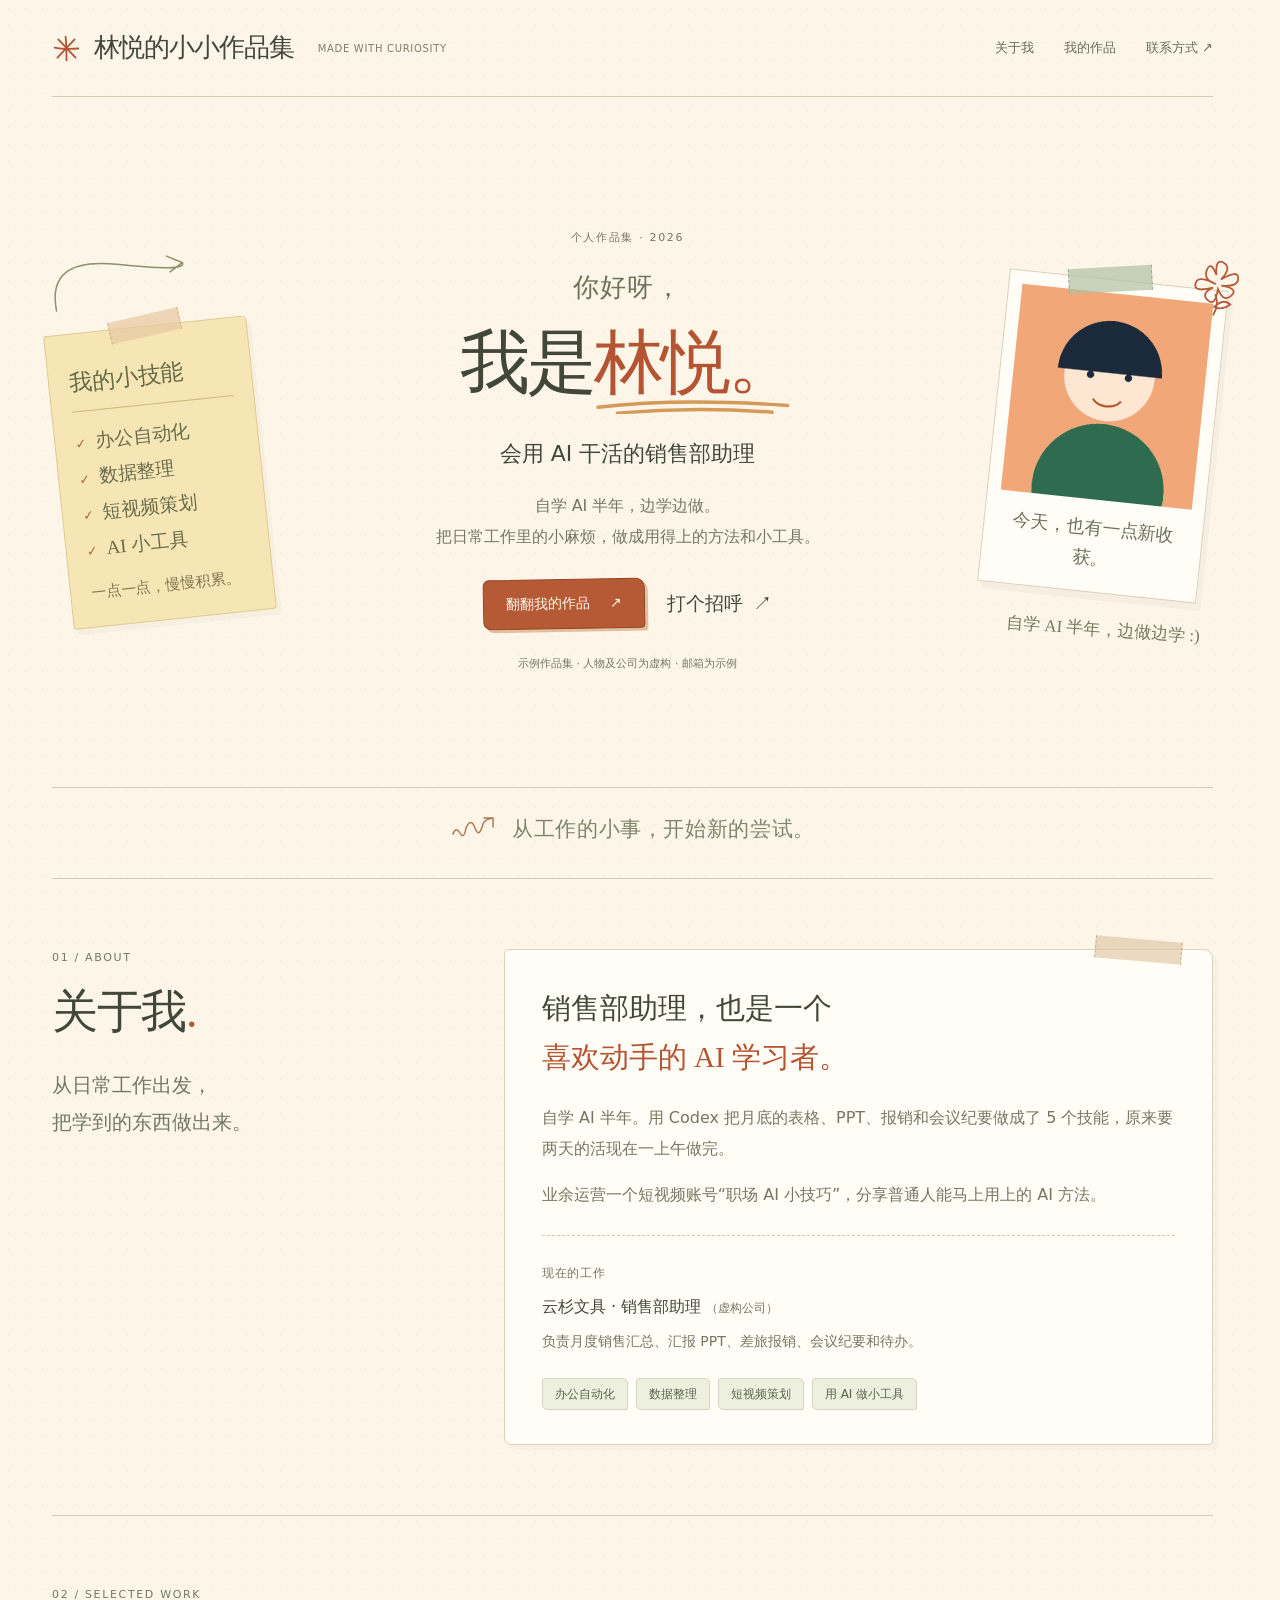
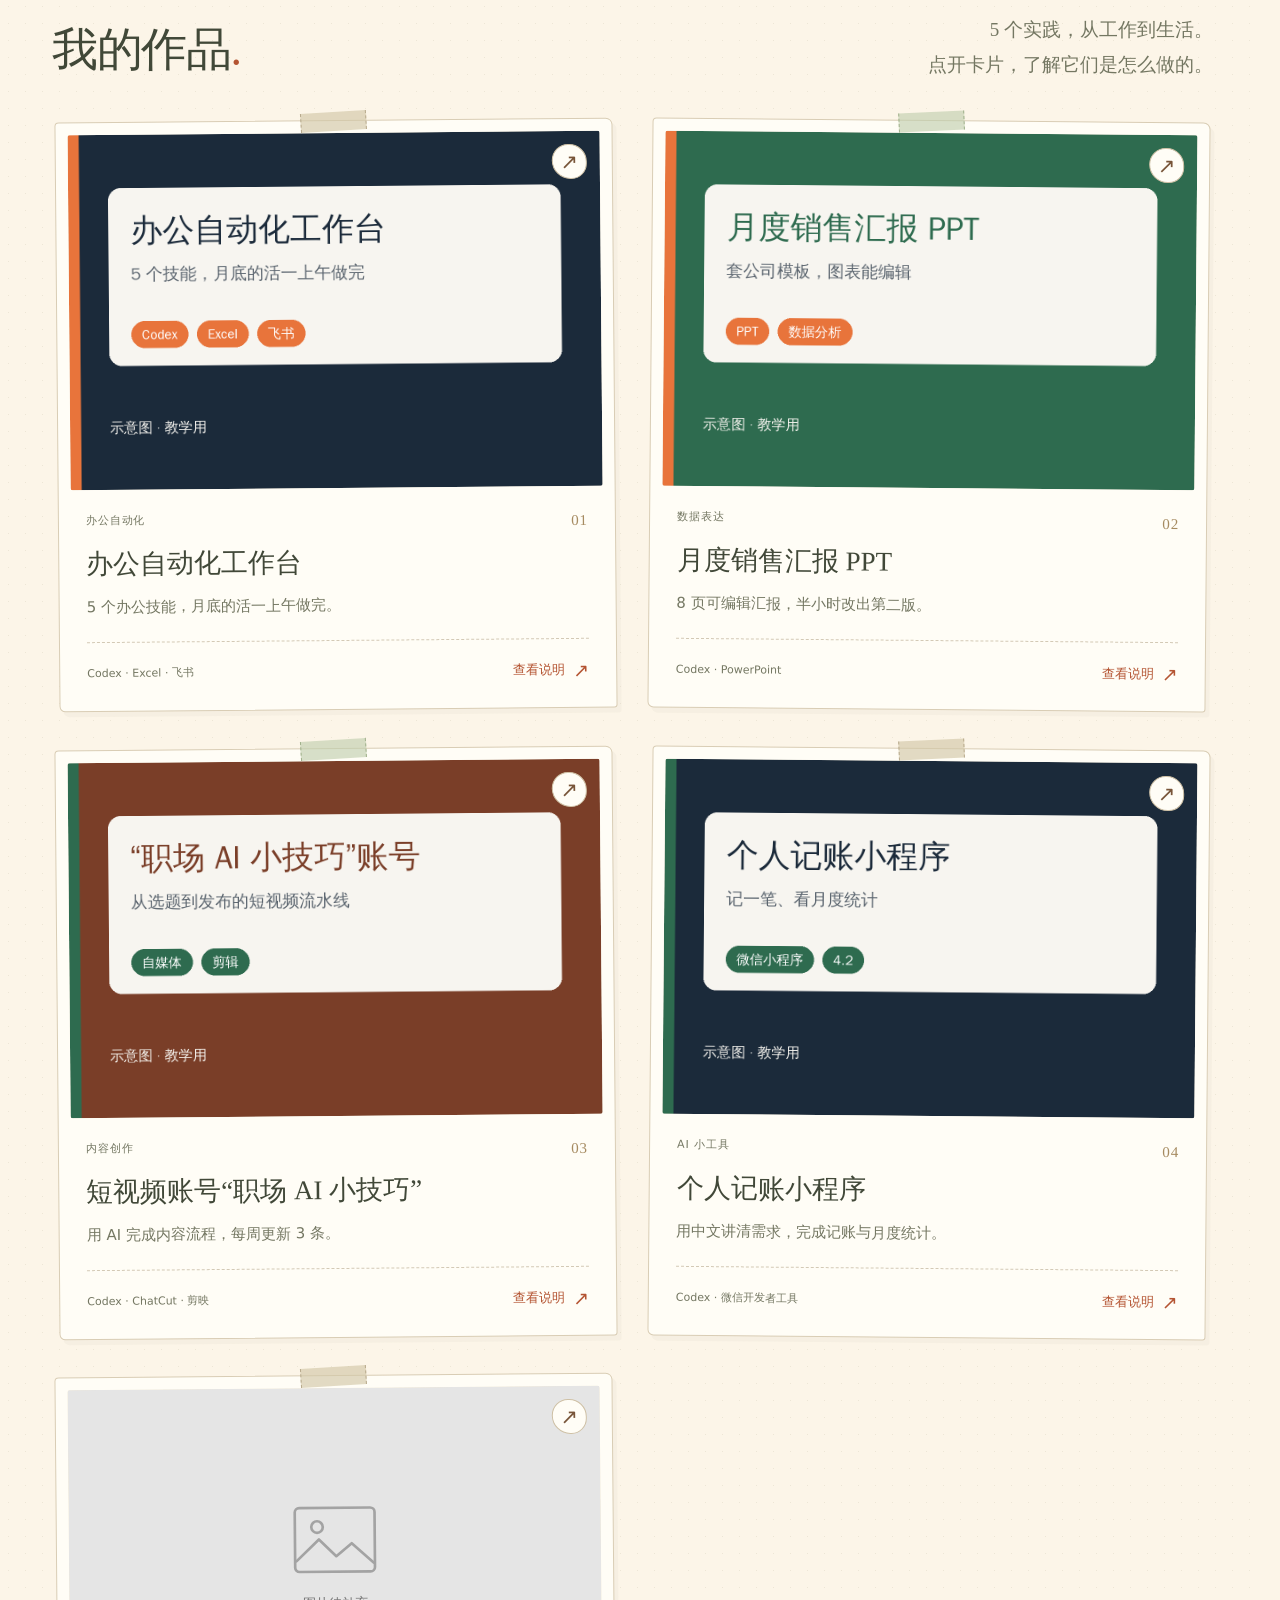
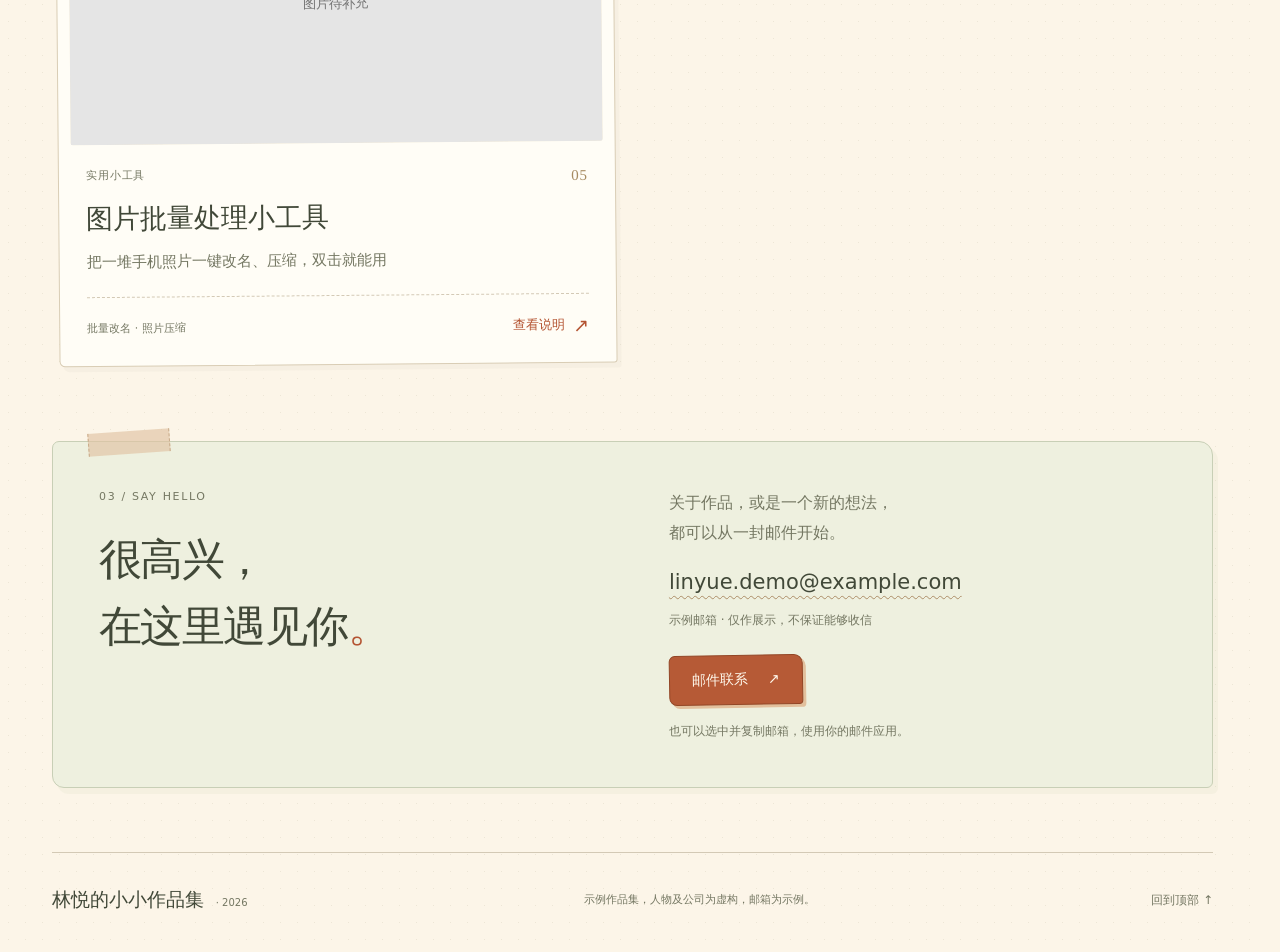
<file: index.html>
<!doctype html>
<html lang="zh-CN">
<head>
  <meta charset="UTF-8">
  <meta name="viewport" content="width=device-width, initial-scale=1">
  <meta name="theme-color" content="#fcf5e8">
  <meta name="description" content="林悦的示例个人作品集：办公自动化、汇报 PPT、短视频策划与 AI 小工具。人物及公司为虚构，邮箱为示例。">
  <title>林悦的小小作品集 · 示例</title>
  <link rel="icon" href="images/avatar.png" type="image/png">
  <link rel="stylesheet" href="styles.css">
  <script src="script.js" defer></script>
</head>
<body>
  <a class="skip-link" href="#main">跳到主要内容</a>
  <div class="page">
    <header class="header"><a class="brand" href="#top"><svg viewBox="0 0 32 32" aria-hidden="true"><path d="M15 3q1 8 1 26M3 15q9 2 26 1M7 6l19 20M6 26 25 6"/></svg><span>林悦<span class="brand-extra">的小小作品集</span></span><small>MADE WITH CURIOSITY</small></a><nav class="nav" aria-label="主导航"><a href="#about">关于我</a><a href="#works">我的作品</a><a href="#contact">联系方式 ↗</a></nav></header>
    <main id="main">
      <section id="top" class="hero" aria-labelledby="hero-title">
    <aside class="note" aria-label="擅长方向便签"><svg class="note-arrow" viewBox="0 0 155 65" aria-hidden="true"><path d="M15 60Q10 5 80 20t65 5m-15-8 15 8-13 8"/></svg><h2>我的小技能</h2><ul><li>办公自动化</li><li>数据整理</li><li>短视频策划</li><li>AI 小工具</li></ul><p class="note-foot">一点一点，慢慢积累。</p></aside>
    <div class="copy">
      <p class="eyebrow">个人作品集 · 2026</p><p class="hello">你好呀，</p>
      <h1 id="hero-title">我是<span class="name">林悦。<svg viewBox="0 0 260 20" preserveAspectRatio="none" aria-hidden="true"><path d="M5 12Q110 1 250 10M30 19q100-8 200-1"/></svg></span></h1>
      <p class="tagline">会用 AI 干活的销售部助理</p>
      <p class="description">自学 AI 半年，边学边做。<br>把日常工作里的小麻烦，做成用得上的方法和小工具。</p>
      <div class="actions"><a class="primary" href="#works">翻翻我的作品 <span aria-hidden="true">↗</span></a><a class="secondary" href="#contact">打个招呼 <span aria-hidden="true">↗</span></a></div>
      <p class="demo">示例作品集 · 人物及公司为虚构 · 邮箱为示例</p>
    </div>
    <div class="portrait-wrap"><figure class="portrait image-shell"><svg class="flower" viewBox="0 0 54 61" aria-hidden="true"><path d="M27 28q-13-3-10-13t10 4q-3-17 6-13t-1 17q16-12 17-3t-16 9q18 1 11 9t-14-5q-1 18-9 12t4-13q-19 7-18-2t18-3M28 39q5 9 0 20m0-8q9-10 16-4-8 7-16 4"/></svg><img src="images/avatar.png" width="600" height="600" alt="林悦的示例插画头像，放在手作相片框中"><span class="image-fallback" hidden>林悦的示例插画头像 · 图片暂时无法显示</span><figcaption>今天，也有一点新收获。</figcaption></figure><p class="portrait-caption">自学 AI 半年，边做边学 :)</p></div>
  </section>
      <div class="hero-foot" aria-hidden="true"><svg viewBox="0 0 47 30"><path d="M3 19q3-8 7-1t6-5q5-11 9 0t8-4q2-5 10-6m-9 0h9v9"/></svg><p>从工作的小事，开始新的尝试。</p></div>
    <section id="about" class="about-section section container" aria-labelledby="about-title">
      <div class="section-heading">
        <p class="eyebrow section-number">01 <span class="eyebrow-divider">/</span> ABOUT</p>
        <h2 id="about-title">关于我<span class="accent">.</span></h2>
        <p class="section-aside">从日常工作出发，<br>把学到的东西做出来。</p>
      </div>
      <div class="about-content">
        <p class="about-lead">销售部助理，也是一个<br><span>喜欢动手的 AI 学习者。</span></p>
        <p>自学 AI 半年。用 Codex 把月底的表格、PPT、报销和会议纪要做成了 5 个技能，原来要两天的活现在一上午做完。</p>
        <p>业余运营一个短视频账号“职场 AI 小技巧”，分享普通人能马上用上的 AI 方法。</p>
        <div class="current-work">
          <span class="info-label">现在的工作</span>
          <p>云杉文具 · 销售部助理 <span class="inline-note">（虚构公司）</span></p>
          <p class="work-description">负责月度销售汇总、汇报 PPT、差旅报销、会议纪要和待办。</p>
        </div>
        <ul class="skills" aria-label="擅长方向">
          <li>办公自动化</li><li>数据整理</li><li>短视频策划</li><li>用 AI 做小工具</li>
        </ul>
      </div>
    </section>

    <section id="works" class="works-section section container" aria-labelledby="works-title">
      <div class="works-header">
        <div class="section-heading">
          <p class="eyebrow section-number">02 <span class="eyebrow-divider">/</span> SELECTED WORK</p>
          <h2 id="works-title">我的作品<span class="accent">.</span></h2>
        </div>
        <p class="works-intro">5 个实践，从工作到生活。<br>点开卡片，了解它们是怎么做的。</p>
      </div>

      <div class="works-grid">
        <button class="project-card" type="button" data-project="office" aria-haspopup="dialog" aria-controls="project-dialog" aria-label="查看说明：办公自动化工作台">
          <span class="project-image image-shell">
            <img src="images/office.png" alt="办公自动化工作台作品示意图，5 个技能，月底的活一上午做完" width="1200" height="800" loading="lazy">
            <span class="image-fallback" hidden>办公自动化工作台 · 图片暂时无法显示</span>
            <span class="image-open" aria-hidden="true">↗</span>
          </span>
          <span class="project-info">
            <span class="project-category"><span>办公自动化</span><span>01</span></span>
            <span class="project-title">办公自动化工作台</span>
            <span class="project-summary">5 个办公技能，月底的活一上午做完。</span>
            <span class="project-bottom"><span class="project-tools">Codex · Excel · 飞书</span><span class="project-link">查看说明 <span aria-hidden="true">↗</span></span></span>
          </span>
        </button>

        <button class="project-card" type="button" data-project="report" aria-haspopup="dialog" aria-controls="project-dialog" aria-label="查看说明：月度销售汇报 PPT">
          <span class="project-image image-shell">
            <img src="images/report.png" alt="月度销售汇报 PPT 作品示意图，8 页可编辑汇报" width="1200" height="800" loading="lazy">
            <span class="image-fallback" hidden>月度销售汇报 PPT · 图片暂时无法显示</span>
            <span class="image-open" aria-hidden="true">↗</span>
          </span>
          <span class="project-info">
            <span class="project-category"><span>数据表达</span><span>02</span></span>
            <span class="project-title">月度销售汇报 PPT</span>
            <span class="project-summary">8 页可编辑汇报，半小时改出第二版。</span>
            <span class="project-bottom"><span class="project-tools">Codex · PowerPoint</span><span class="project-link">查看说明 <span aria-hidden="true">↗</span></span></span>
          </span>
        </button>

        <button class="project-card" type="button" data-project="video" aria-haspopup="dialog" aria-controls="project-dialog" aria-label="查看说明：短视频账号“职场 AI 小技巧”">
          <span class="project-image image-shell">
            <img src="images/video.png" alt="职场 AI 小技巧短视频账号作品示意图" width="1200" height="800" loading="lazy">
            <span class="image-fallback" hidden>职场 AI 小技巧 · 图片暂时无法显示</span>
            <span class="image-open" aria-hidden="true">↗</span>
          </span>
          <span class="project-info">
            <span class="project-category"><span>内容创作</span><span>03</span></span>
            <span class="project-title">短视频账号“职场 AI 小技巧”</span>
            <span class="project-summary">用 AI 完成内容流程，每周更新 3 条。</span>
            <span class="project-bottom"><span class="project-tools">Codex · ChatCut · 剪映</span><span class="project-link">查看说明 <span aria-hidden="true">↗</span></span></span>
          </span>
        </button>

        <button class="project-card" type="button" data-project="budget" aria-haspopup="dialog" aria-controls="project-dialog" aria-label="查看说明：个人记账小程序">
          <span class="project-image image-shell">
            <img src="images/budget.png" alt="个人记账小程序作品示意图，记一笔、看月度统计" width="1200" height="800" loading="lazy">
            <span class="image-fallback" hidden>个人记账小程序 · 图片暂时无法显示</span>
            <span class="image-open" aria-hidden="true">↗</span>
          </span>
          <span class="project-info">
            <span class="project-category"><span>AI 小工具</span><span>04</span></span>
            <span class="project-title">个人记账小程序</span>
            <span class="project-summary">用中文讲清需求，完成记账与月度统计。</span>
            <span class="project-bottom"><span class="project-tools">Codex · 微信开发者工具</span><span class="project-link">查看说明 <span aria-hidden="true">↗</span></span></span>
          </span>
        </button>

        <button class="project-card" type="button" data-project="photo-tool" aria-haspopup="dialog" aria-controls="project-dialog" aria-label="查看说明：图片批量处理小工具">
          <span class="project-image image-shell">
            <img src="images/photo-tool-placeholder.svg" alt="图片批量处理小工具的灰色占位图，正式图片待补充" width="1200" height="800" loading="lazy">
            <span class="image-fallback" hidden>图片批量处理小工具 · 图片暂时无法显示</span>
            <span class="image-open" aria-hidden="true">↗</span>
          </span>
          <span class="project-info">
            <span class="project-category"><span>实用小工具</span><span>05</span></span>
            <span class="project-title">图片批量处理小工具</span>
            <span class="project-summary">把一堆手机照片一键改名、压缩，双击就能用</span>
            <span class="project-bottom"><span class="project-tools">批量改名 · 照片压缩</span><span class="project-link">查看说明 <span aria-hidden="true">↗</span></span></span>
          </span>
        </button>
      </div>
    </section>

    <section id="contact" class="contact-section section container" aria-labelledby="contact-title">
      <div class="contact-panel">
        <div>
          <p class="eyebrow section-number">03 <span class="eyebrow-divider">/</span> SAY HELLO</p>
          <h2 id="contact-title">很高兴，<br>在这里遇见你<span class="accent">。</span></h2>
        </div>
        <div class="contact-content">
          <p>关于作品，或是一个新的想法，<br>都可以从一封邮件开始。</p>
          <a class="contact-email" href="mailto:linyue.demo@example.com">linyue.demo@example.com</a>
          <p class="email-note">示例邮箱 · 仅作展示，不保证能够收信</p>
          <a class="button button-primary" href="mailto:linyue.demo@example.com">邮件联系 <span aria-hidden="true">↗</span></a>
          <p class="mail-help">也可以选中并复制邮箱，使用你的邮件应用。</p>
        </div>
      </div>
    </section>

    </main>
    <footer class="site-footer">
      <p class="footer-brand">林悦的小小作品集 <span>· 2026</span></p>
      <p>示例作品集，人物及公司为虚构，邮箱为示例。</p>
      <a href="#top">回到顶部 ↑</a>
    </footer>
  </div>
  <dialog id="project-dialog" class="project-dialog" aria-labelledby="detail-title" aria-describedby="detail-description">
    <div class="dialog-bar">
      <span class="dialog-eyebrow">作品说明 <span aria-hidden="true">/</span> <span id="detail-number"></span></span>
      <button class="dialog-close" type="button" aria-label="关闭作品说明" autofocus><span>关闭</span><span class="close-symbol" aria-hidden="true">×</span></button>
    </div>
    <div class="dialog-scroll" tabindex="0" role="region" aria-label="作品详情内容">
      <div id="detail-image" class="detail-image"></div>
      <div class="dialog-copy">
        <p id="detail-category" class="eyebrow"></p>
        <h2 id="detail-title"></h2>
        <p id="detail-description" class="detail-description"></p>
        <p class="info-label">用到的工具</p>
        <ul id="detail-tools" class="skills detail-tools"></ul>
        <p class="detail-note">本作品为示例展示，图片为教学示意素材。</p>
      </div>
    </div>
  </dialog>

  <template id="project-office">
    <h3>办公自动化工作台</h3>
    <p data-category>办公自动化</p><span data-number>01</span>
    <div class="image-shell"><img src="images/office.png" alt="办公自动化工作台完整示意图" width="1200" height="800"><span class="image-fallback" hidden>办公自动化工作台 · 图片暂时无法显示</span></div>
    <p data-description>用 Codex 做了 5 个办公技能（合并表格、做汇报 PPT、整理报销、会议纪要、每日待办提醒），月底的活从两天缩短到一上午。</p>
    <ul><li>Codex</li><li>Excel</li><li>飞书</li></ul>
  </template>
  <template id="project-report">
    <h3>月度销售汇报 PPT</h3>
    <p data-category>数据表达</p><span data-number>02</span>
    <div class="image-shell"><img src="images/report.png" alt="月度销售汇报 PPT 完整示意图" width="1200" height="800"><span class="image-fallback" hidden>月度销售汇报 PPT · 图片暂时无法显示</span></div>
    <p data-description>套用公司模板，8 页，图表可以直接编辑；按领导意见半小时改出第二版。</p>
    <ul><li>Codex</li><li>PowerPoint</li></ul>
  </template>
  <template id="project-video">
    <h3>短视频账号“职场 AI 小技巧”</h3>
    <p data-category>内容创作</p><span data-number>03</span>
    <div class="image-shell"><img src="images/video.png" alt="职场 AI 小技巧短视频账号完整示意图" width="1200" height="800"><span class="image-fallback" hidden>职场 AI 小技巧 · 图片暂时无法显示</span></div>
    <p data-description>选题、写文案、自动剪辑、数据复盘都交给 AI，每周稳定更新 3 条。</p>
    <ul><li>Codex</li><li>ChatCut</li><li>剪映</li></ul>
  </template>
  <template id="project-budget">
    <h3>个人记账小程序</h3>
    <p data-category>AI 小工具</p><span data-number>04</span>
    <div class="image-shell"><img src="images/budget.png" alt="个人记账小程序完整示意图" width="1200" height="800"><span class="image-fallback" hidden>个人记账小程序 · 图片暂时无法显示</span></div>
    <p data-description>没写一行代码，用中文讲清需求，让 Codex 做出来的微信小程序：记一笔、看月度统计。</p>
    <ul><li>Codex</li><li>微信开发者工具</li></ul>
  </template>
  <template id="project-photo-tool">
    <h3>图片批量处理小工具</h3>
    <p data-category>实用小工具</p><span data-number>05</span>
    <div class="image-shell"><img src="images/photo-tool-placeholder.svg" alt="图片批量处理小工具的灰色占位图，正式图片待补充" width="1200" height="800"><span class="image-fallback" hidden>图片批量处理小工具 · 图片暂时无法显示</span></div>
    <p data-description>把一堆手机照片一键改名、压缩，双击就能用</p>
    <ul><li>图片批量处理小工具</li></ul>
  </template>

  <noscript><p class="noscript-notice">浏览作品说明需要启用 JavaScript。当前仍可查看个人介绍、作品摘要与联系方式。</p></noscript>
</body>
</html>
</file>
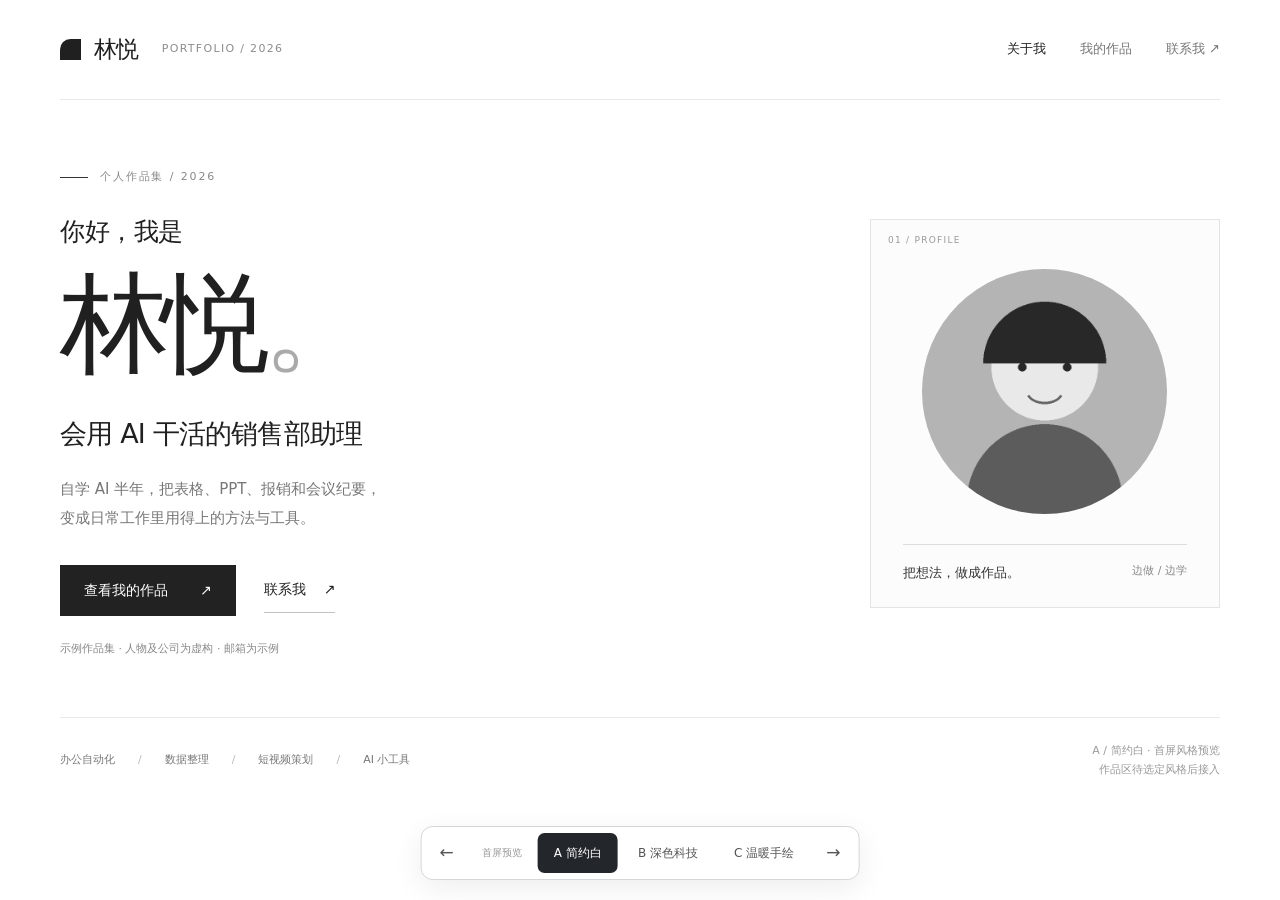
<file: 样稿/style-a.html>
<!doctype html>
<!-- 首屏风格原型 A：简约白。只用于比较设计，不包含整站。 -->
<html lang="zh-CN">
<head>
<meta charset="UTF-8">
<meta name="viewport" content="width=device-width, initial-scale=1">
<meta name="theme-color" content="#ffffff">
<meta name="description" content="林悦示例作品集首屏，A 简约白方案。使用系统字体和本地素材。">
<title>A 简约白 · 林悦作品集首屏</title>
<link rel="icon" href="../images/avatar.png" type="image/png">
<style>
:root{color-scheme:light;font-family:system-ui,-apple-system,"Segoe UI","Microsoft YaHei",sans-serif;color:#202020;background:#fff;font-synthesis:none}
*{box-sizing:border-box}body{margin:0;line-height:1.7}a{color:inherit;text-decoration:none}button{font:inherit}p,h1,h2,figure{margin:0}a:focus-visible{outline:2px solid #222;outline-offset:5px}::selection{background:#e7e7e7}img{display:block;max-width:100%;height:auto}h1,p,a,span{overflow-wrap:anywhere}
.page{width:min(1160px,calc(100% - 112px));margin:auto;padding-bottom:110px}
.header{height:100px;border-bottom:1px solid #e9e9e9;display:flex;align-items:center;justify-content:space-between;gap:24px}
.brand{display:flex;align-items:center;gap:13px;font-size:23px;font-weight:700;letter-spacing:-.05em}.brand-mark{width:21px;height:21px;background:#202020;display:inline-block;border-radius:50% 0 0 0}.brand small{font-size:11px;color:#8c8c8c;letter-spacing:.12em;font-weight:400;margin-left:11px}
.nav{display:flex;align-items:center;gap:34px;font-size:13px;color:#777}.nav a{min-height:44px;display:inline-flex;align-items:center}.nav span:first-child{color:#222}
.hero{display:grid;grid-template-columns:1.4fr 1fr;gap:70px;align-items:center;min-height:590px;padding:64px 0 54px}
.eyebrow{font-size:11px;letter-spacing:.17em;color:#888;display:flex;align-items:center;gap:12px}.eyebrow:before{content:"";width:28px;height:1px;background:#333}
.greeting{font-size:25px;font-weight:400;margin-top:24px;letter-spacing:-.02em}.name{display:block;font-size:clamp(80px,8.5vw,118px);line-height:1.3;font-weight:650;letter-spacing:-.07em}.name span{color:#aaa}
.tagline{font-size:27px;line-height:1.6;letter-spacing:-.03em;margin-top:17px}.description{font-size:15px;line-height:1.95;color:#777;margin-top:20px;max-width:450px}
.actions{display:flex;align-items:center;gap:28px;margin-top:32px}.primary{background:#222;color:white;min-height:51px;padding:12px 23px;display:inline-flex;align-items:center;gap:32px;border:1px solid #222;font-size:14px}.primary:hover{background:#444}.secondary{font-size:14px;border-bottom:1px solid #c3c3c3;min-height:44px;display:inline-flex;align-items:center;gap:18px}.demo{font-size:11px;color:#888;margin-top:24px}
.portrait{position:relative;max-width:350px;justify-self:end;width:100%;border:1px solid #e4e4e4;padding:40px 32px 22px;background:#fcfcfc}.portrait:before{content:"01 / PROFILE";position:absolute;left:17px;top:13px;font-size:9px;letter-spacing:.14em;color:#999}.portrait img{width:245px;aspect-ratio:1;border-radius:50%;filter:grayscale(1);margin:9px auto 30px}.portrait figcaption{display:flex;justify-content:space-between;border-top:1px solid #ddd;padding-top:17px;font-size:11px;gap:12px;color:#888}.portrait figcaption strong{font-size:13px;color:#333;font-weight:500}.portrait figcaption span{white-space:nowrap}
.foot{display:flex;justify-content:space-between;gap:28px;border-top:1px solid #e9e9e9;padding-top:24px;align-items:center}.skills{display:flex;gap:23px;font-size:11px;color:#777;flex-wrap:wrap}.skills span+span:before{content:"/";margin-right:23px;color:#bbb}.preview-note{font-size:11px;color:#999;text-align:right}
.switcher{position:fixed;z-index:10;bottom:20px;left:50%;transform:translateX(-50%);display:flex;align-items:center;gap:4px;max-width:calc(100% - 24px);padding:6px;border:1px solid #d5d6d8;border-radius:12px;background:#fff;color:#555;box-shadow:0 8px 30px #00000012;font:12px/1.4 system-ui,"Microsoft YaHei",sans-serif;white-space:nowrap}.switcher a{display:flex;align-items:center;justify-content:center;min-height:40px;padding:8px 16px;border-radius:7px}.switcher a:hover{background:#eee}.switcher a[aria-current]{background:#23272c;color:#fff}.switcher .switch-label{font-size:10px;padding:0 12px;color:#999}.switcher .arrow{font-size:17px;padding:8px 12px}
@media(min-height:850px) and (min-width:900px){.hero{min-height:calc(100svh - 283px)}}
@media(max-width:950px){.page{width:calc(100% - 72px)}.hero{gap:35px;min-height:540px}.tagline{font-size:22px}.portrait{padding:36px 22px 18px}.nav{gap:22px}.brand small{display:none}.skills{gap:15px}.skills span+span:before{margin-right:15px}}
@media(max-width:640px){.page{width:calc(100% - 40px);padding-bottom:100px}.header{height:76px;gap:14px}.brand{font-size:20px;gap:9px}.brand-mark{width:17px;height:17px}.nav{gap:17px;font-size:11px}.nav span:first-child{display:none}.hero{grid-template-columns:1fr;gap:32px;padding-top:38px;padding-bottom:32px;min-height:0}.greeting{font-size:23px;margin-top:21px}.name{font-size:80px}.tagline{font-size:21px;margin-top:10px}.description{font-size:15px;margin-top:14px}.actions{margin-top:23px;gap:25px}.primary{min-height:48px;font-size:13px}.secondary{font-size:13px}.demo{font-size:10px;margin-top:18px}.portrait{max-width:250px;justify-self:center;padding:29px 24px 15px}.portrait img{width:150px;margin:7px auto 18px}.portrait figcaption{padding-top:12px;font-size:10px}.portrait figcaption strong{font-size:11px}.foot{align-items:start;gap:16px;padding-top:20px;flex-direction:column}.skills{font-size:10px;gap:11px}.skills span+span:before{margin-right:11px}.preview-note{text-align:left;font-size:10px}.switcher{bottom:12px;gap:2px;padding:4px;border-radius:10px}.switcher a{padding:8px 9px;font-size:11px;min-height:40px}.switcher .switch-label{display:none}.switcher .arrow{padding:8px 10px}}
</style>
</head>
<body>
<div class="page">
  <header class="header">
    <a class="brand" href="style-a.html" aria-label="A 简约白，林悦首屏"><i class="brand-mark" aria-hidden="true"></i>林悦<small>PORTFOLIO / 2026</small></a>
    <nav class="nav" aria-label="页面导航示意"><span>关于我</span><span>我的作品</span><a href="mailto:linyue.demo@example.com">联系我 ↗</a></nav>
  </header>
  <main class="hero">
    <div>
      <p class="eyebrow">个人作品集 / 2026</p>
      <h1 class="greeting">你好，我是<span class="name">林悦<span>。</span></span></h1>
      <p class="tagline">会用 AI 干活的销售部助理</p>
      <p class="description">自学 AI 半年，把表格、PPT、报销和会议纪要，<br>变成日常工作里用得上的方法与工具。</p>
      <div class="actions"><a class="primary" href="#preview-note">查看我的作品 <span aria-hidden="true">↗</span></a><a class="secondary" href="mailto:linyue.demo@example.com">联系我 <span aria-hidden="true">↗</span></a></div>
      <p class="demo">示例作品集 · 人物及公司为虚构 · 邮箱为示例</p>
    </div>
    <figure class="portrait"><img src="../images/avatar.png" width="600" height="600" alt="林悦的示例插画头像，黑白呈现"><figcaption><strong>把想法，做成作品。</strong><span>边做 / 边学</span></figcaption></figure>
  </main>
  <footer class="foot"><div class="skills" aria-label="擅长方向"><span>办公自动化</span><span>数据整理</span><span>短视频策划</span><span>AI 小工具</span></div><p class="preview-note" id="preview-note">A / 简约白 · 首屏风格预览<br>作品区待选定风格后接入</p></footer>
</div>
<nav class="switcher" aria-label="切换首屏风格"><a class="arrow" href="style-c.html" aria-label="上一个风格：C 温暖手绘">←</a><span class="switch-label">首屏预览</span><a href="style-a.html" aria-current="page">A 简约白</a><a href="style-b.html">B 深色科技</a><a href="style-c.html">C 温暖手绘</a><a class="arrow" href="style-b.html" aria-label="下一个风格：B 深色科技">→</a></nav>
<script>
document.addEventListener('keydown',event=>{if(event.altKey||event.ctrlKey||event.metaKey||event.target.closest('input,textarea,[contenteditable]'))return;if(event.key==='ArrowLeft'){event.preventDefault();location.href='style-c.html'}if(event.key==='ArrowRight'){event.preventDefault();location.href='style-b.html'}});
</script>
</body>
</html>
</file>
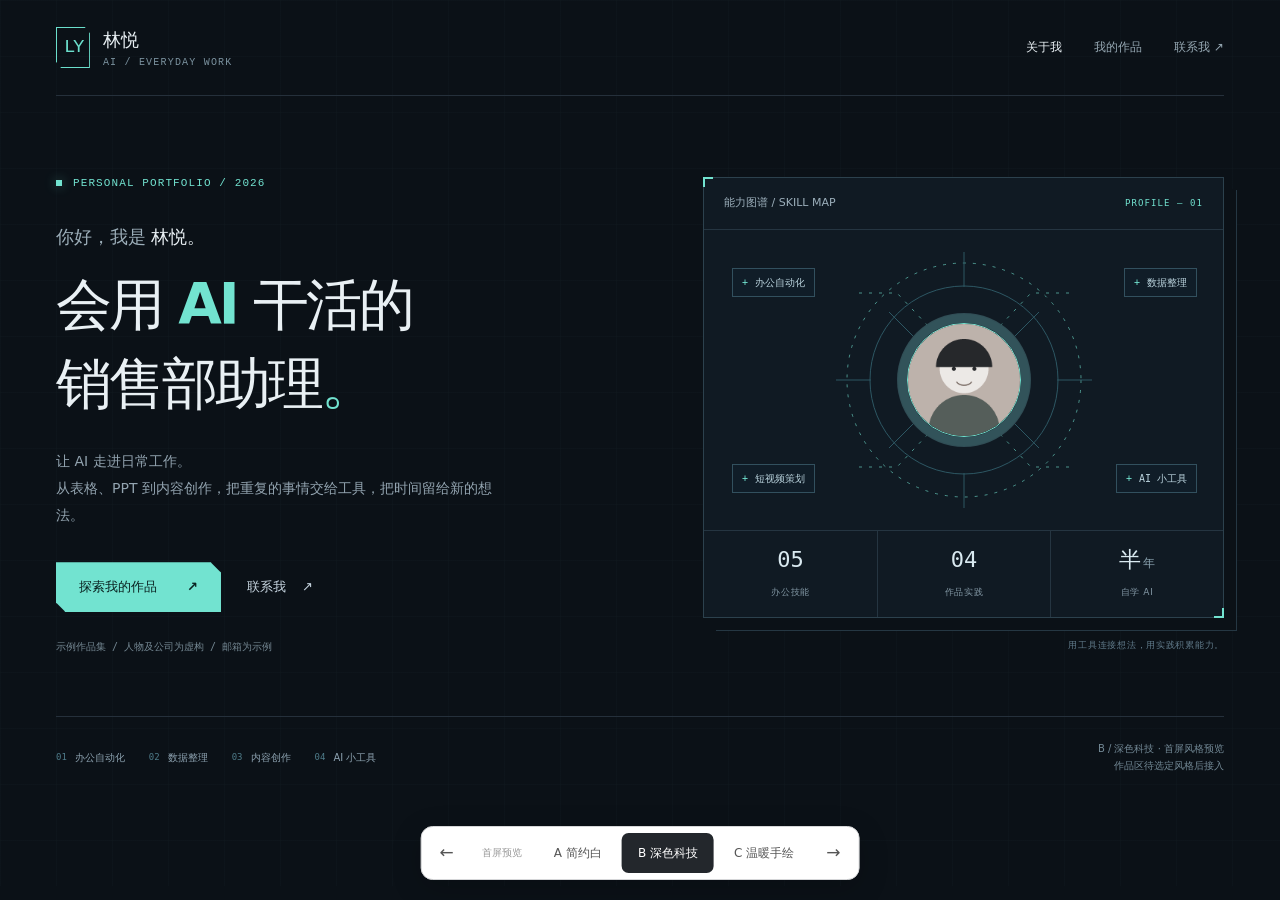
<file: 样稿/style-b.html>
<!doctype html>
<!-- 首屏风格原型 B：深色科技。只用于比较设计，不包含整站。 -->
<html lang="zh-CN">
<head>
<meta charset="UTF-8">
<meta name="viewport" content="width=device-width, initial-scale=1">
<meta name="theme-color" content="#0b1117">
<meta name="description" content="林悦示例作品集首屏，B 深色科技方案。使用系统字体和本地素材。">
<title>B 深色科技 · 林悦作品集首屏</title>
<link rel="icon" href="../images/avatar.png" type="image/png">
<style>
:root{color-scheme:dark;font-family:system-ui,-apple-system,"Segoe UI","Microsoft YaHei",sans-serif;color:#e9f0f4;background:#0b1117;font-synthesis:none}
*{box-sizing:border-box}body{margin:0;line-height:1.7;background-image:linear-gradient(#7db6cb05 1px,transparent 1px),linear-gradient(90deg,#7db6cb05 1px,transparent 1px);background-size:56px 56px}a{color:inherit;text-decoration:none}p,h1,h2,figure{margin:0}img{display:block;max-width:100%;height:auto}a:focus-visible{outline:2px solid #72e3d0;outline-offset:5px}::selection{background:#24554e}h1,p,a,span{overflow-wrap:anywhere}
.page{width:min(1190px,calc(100% - 112px));margin:auto;padding-bottom:112px}.header{height:96px;border-bottom:1px solid #25303b;display:flex;align-items:center;justify-content:space-between;gap:25px}.brand{display:flex;gap:13px;align-items:center;font-size:18px;font-weight:600}.brand-mark{font:19px/1 Consolas,"Courier New",monospace;letter-spacing:-.13em;border:1px solid #6bdfcc;color:#6bdfcc;padding:10px 7px;clip-path:polygon(0 0,85% 0,100% 15%,100% 100%,15% 100%,0 85%)}.brand small{font:10px/1.5 Consolas,"Courier New",monospace;letter-spacing:.12em;color:#7b929f;display:block;font-weight:400}.nav{display:flex;align-items:center;gap:32px;font-size:12px;color:#95a7b2}.nav a{min-height:44px;display:flex;align-items:center}.nav a:hover{color:#72e3d0}.nav span:first-child{color:#e9f0f4}
.hero{display:grid;grid-template-columns:1.15fr 1fr;align-items:center;gap:48px;min-height:610px;padding:66px 0 48px}.eyebrow{font:11px/1.7 Consolas,"Courier New","Microsoft YaHei",monospace;letter-spacing:.1em;color:#72e3d0;display:flex;gap:11px;align-items:center}.status-dot{width:6px;height:6px;display:inline-block;background:#72e3d0;box-shadow:0 0 12px #72e3d070}.intro{font-size:18px;color:#9caeb9;margin-top:30px}.intro strong{font-weight:500;color:#e9f0f4;margin-left:5px}h1{font-size:clamp(48px,4.4vw,66px);line-height:1.4;letter-spacing:-.055em;font-weight:650;margin-top:13px}h1 .highlight{color:#72e3d0}h1 .line{display:block}.description{font-size:14px;line-height:1.95;color:#93a4b0;margin-top:24px;max-width:450px}.actions{display:flex;align-items:center;gap:26px;margin-top:33px}.primary{background:#72e3d0;border:1px solid #72e3d0;color:#0a2321;font-size:13px;font-weight:650;display:inline-flex;gap:30px;align-items:center;min-height:50px;padding:12px 22px;clip-path:polygon(0 0,calc(100% - 10px) 0,100% 10px,100% 100%,10px 100%,0 calc(100% - 10px))}.primary:hover{background:#9af0e1}.secondary{color:#c6d4df;display:inline-flex;gap:16px;font-size:13px;min-height:44px;align-items:center}.demo{font:10px/1.9 Consolas,"Microsoft YaHei",monospace;color:#748792;margin-top:25px}
.map{min-width:0;border:1px solid #2c414d;background:#101a23;box-shadow:12px 12px 0 #0b1117,13px 13px 0 #253743;position:relative}.map:before,.map:after{content:"";position:absolute;width:8px;height:8px;border-color:#72e3d0;border-style:solid}.map:before{border-width:2px 0 0 2px;left:-1px;top:-1px}.map:after{border-width:0 2px 2px 0;right:-1px;bottom:-1px}.map-heading{display:flex;align-items:center;justify-content:space-between;padding:16px 20px;border-bottom:1px solid #253541;gap:14px;font-size:11px;color:#9cafbb}.map-heading span:last-child{font:9px Consolas,monospace;letter-spacing:.12em;color:#72e3d0}.map-visual{height:300px;position:relative;display:flex;align-items:center;justify-content:center;overflow:hidden}.map-visual svg{position:absolute;width:340px;height:280px;max-width:100%;fill:none;stroke:#2d5763;stroke-width:1}.map-visual svg .signal{stroke:#72e3d0;opacity:.6;stroke-dasharray:3 7}.avatar{width:114px;height:114px;border:1px solid #72e3d0;box-shadow:0 0 0 9px #72e3d00a,0 0 0 10px #304d55;position:relative;z-index:1;overflow:hidden;border-radius:50%}.avatar img{width:100%;height:100%;object-fit:cover;filter:grayscale(.85)}.node{position:absolute;font-size:10px;color:#bbd4de;padding:5px 9px;border:1px solid #32505e;background:#101d28;z-index:2;font-family:Consolas,"Microsoft YaHei",monospace}.node-1{top:38px;left:28px}.node-2{top:38px;right:26px}.node-3{bottom:37px;left:28px}.node-4{bottom:37px;right:26px}.node:before{content:"+";color:#72e3d0;margin-right:7px}.map-footer{display:grid;grid-template-columns:repeat(3,1fr);border-top:1px solid #253541}.metric{padding:14px 13px;text-align:center}.metric+.metric{border-left:1px solid #253541}.metric strong{font:22px/1.4 Consolas,"Microsoft YaHei",monospace;color:#d9e9f0;display:block;font-weight:400}.metric strong span{font-size:12px;color:#8ca5b2;margin-left:2px}.metric small{font-size:9px;color:#8297a4;letter-spacing:.07em}.map-caption{text-align:right;font:9px/1.7 Consolas,"Microsoft YaHei",monospace;color:#617b8b;margin-top:20px;letter-spacing:.08em}
.foot{border-top:1px solid #25303b;display:flex;align-items:center;justify-content:space-between;gap:25px;padding-top:23px}.foot-skills{display:flex;gap:24px;flex-wrap:wrap;font-size:10px;color:#8da2b0}.foot-skills span{display:flex;gap:8px;align-items:center}.foot-skills i{font:9px Consolas,monospace;color:#4f7c8a;font-style:normal}.preview-note{font-size:10px;color:#738996;text-align:right}
.switcher{position:fixed;z-index:10;bottom:20px;left:50%;transform:translateX(-50%);display:flex;align-items:center;gap:4px;max-width:calc(100% - 24px);padding:6px;border:1px solid #d5d6d8;border-radius:12px;background:#fff;color:#555;box-shadow:0 8px 30px #00000030;font:12px/1.4 system-ui,"Microsoft YaHei",sans-serif;white-space:nowrap}.switcher a{display:flex;align-items:center;justify-content:center;min-height:40px;padding:8px 16px;border-radius:7px}.switcher a:hover{background:#eee}.switcher a[aria-current]{background:#23272c;color:#fff}.switcher .switch-label{font-size:10px;padding:0 12px;color:#999}.switcher .arrow{font-size:17px;padding:8px 12px}
@media(min-height:850px) and (min-width:900px){.hero{min-height:calc(100svh - 280px)}}
@media(max-width:1000px){.page{width:calc(100% - 72px)}.hero{gap:34px;grid-template-columns:1.1fr 1fr}h1{font-size:45px}.map-visual{height:260px}.node{font-size:9px;padding:4px 6px}.node-1,.node-3{left:12px}.node-2,.node-4{right:12px}.avatar{width:95px;height:95px}.map-heading{padding:14px}.metric{padding:12px 8px}.nav{gap:20px}.foot-skills{gap:14px}}
@media(max-width:680px){.page{width:calc(100% - 40px);padding-bottom:100px}.header{height:80px;gap:12px}.brand{font-size:16px;gap:9px}.brand-mark{font-size:15px;padding:8px 6px}.brand small{font-size:8px}.nav{font-size:10px;gap:15px}.nav span:first-child{display:none}.hero{grid-template-columns:minmax(0,1fr);gap:33px;min-height:0;padding:35px 0 32px}.eyebrow{font-size:10px}.intro{margin-top:24px;font-size:16px}h1{font-size:clamp(34px,8.5vw,48px);margin-top:10px;line-height:1.45}.description{font-size:15px;margin-top:18px}.actions{margin-top:24px;gap:25px}.primary{min-height:48px;font-size:12px;padding:11px 18px;gap:22px}.secondary{font-size:12px}.demo{font-size:9px;margin-top:18px}.map{max-width:420px;width:100%;justify-self:center;box-shadow:6px 6px 0 #0b1117,7px 7px 0 #253743}.map-heading{padding:11px 13px;font-size:10px}.map-visual{height:220px}.avatar{width:90px;height:90px}.node-1,.node-2{top:24px}.node-3,.node-4{bottom:24px}.metric strong{font-size:19px}.metric{padding:9px 8px}.metric small{font-size:9px}.map-caption{margin-top:13px;font-size:8px}.foot{flex-direction:column;align-items:start;gap:17px;padding-top:20px}.foot-skills{font-size:10px;gap:12px}.preview-note{text-align:left;font-size:9px}.switcher{bottom:12px;gap:2px;padding:4px;border-radius:10px}.switcher a{padding:8px 9px;font-size:11px;min-height:40px}.switcher .switch-label{display:none}.switcher .arrow{padding:8px 10px}}
</style>
</head>
<body>
<div class="page">
  <header class="header"><a class="brand" href="style-b.html"><span class="brand-mark" aria-hidden="true">LY</span><span>林悦<small>AI / EVERYDAY WORK</small></span></a><nav class="nav" aria-label="页面导航示意"><span>关于我</span><span>我的作品</span><a href="mailto:linyue.demo@example.com">联系我 ↗</a></nav></header>
  <main class="hero">
    <div class="copy">
      <p class="eyebrow"><span class="status-dot" aria-hidden="true"></span> PERSONAL PORTFOLIO / 2026</p>
      <p class="intro">你好，我是<strong>林悦。</strong></p>
      <h1>会用 <span class="highlight">AI</span> 干活的<span class="line">销售部助理<span class="highlight">。</span></span></h1>
      <p class="description">让 AI 走进日常工作。<br>从表格、PPT 到内容创作，把重复的事情交给工具，把时间留给新的想法。</p>
      <div class="actions"><a class="primary" href="#preview-note">探索我的作品 <span aria-hidden="true">↗</span></a><a class="secondary" href="mailto:linyue.demo@example.com">联系我 <span aria-hidden="true">↗</span></a></div>
      <p class="demo">示例作品集 / 人物及公司为虚构 / 邮箱为示例</p>
    </div>
    <div>
      <figure class="map" aria-label="林悦的能力图谱">
        <figcaption class="map-heading"><span>能力图谱 / SKILL MAP</span><span>PROFILE — 01</span></figcaption>
        <div class="map-visual">
          <svg viewBox="0 0 340 280" aria-hidden="true"><circle cx="170" cy="140" r="94"/><circle class="signal" cx="170" cy="140" r="117"/><path d="M170 12v35m0 186v35M42 140h35m186 0h35M95 72l40 40m70 56 40 40M95 208l40-40m70-56 40-40"/><path class="signal" d="M65 53h38l33 35m139-35h-38l-33 35M65 227h38l33-35m139 35h-38l-33-35"/></svg>
          <div class="avatar"><img src="../images/avatar.png" width="600" height="600" alt="林悦的示例插画头像"></div>
          <span class="node node-1">办公自动化</span><span class="node node-2">数据整理</span><span class="node node-3">短视频策划</span><span class="node node-4">AI 小工具</span>
        </div>
        <div class="map-footer"><div class="metric"><strong>05</strong><small>办公技能</small></div><div class="metric"><strong>04</strong><small>作品实践</small></div><div class="metric"><strong>半<span>年</span></strong><small>自学 AI</small></div></div>
      </figure>
      <p class="map-caption">用工具连接想法，用实践积累能力。</p>
    </div>
  </main>
  <footer class="foot"><div class="foot-skills"><span><i>01</i> 办公自动化</span><span><i>02</i> 数据整理</span><span><i>03</i> 内容创作</span><span><i>04</i> AI 小工具</span></div><p class="preview-note" id="preview-note">B / 深色科技 · 首屏风格预览<br>作品区待选定风格后接入</p></footer>
</div>
<nav class="switcher" aria-label="切换首屏风格"><a class="arrow" href="style-a.html" aria-label="上一个风格：A 简约白">←</a><span class="switch-label">首屏预览</span><a href="style-a.html">A 简约白</a><a href="style-b.html" aria-current="page">B 深色科技</a><a href="style-c.html">C 温暖手绘</a><a class="arrow" href="style-c.html" aria-label="下一个风格：C 温暖手绘">→</a></nav>
<script>
document.addEventListener('keydown',event=>{if(event.altKey||event.ctrlKey||event.metaKey||event.target.closest('input,textarea,[contenteditable]'))return;if(event.key==='ArrowLeft'){event.preventDefault();location.href='style-a.html'}if(event.key==='ArrowRight'){event.preventDefault();location.href='style-c.html'}});
</script>
</body>
</html>
</file>
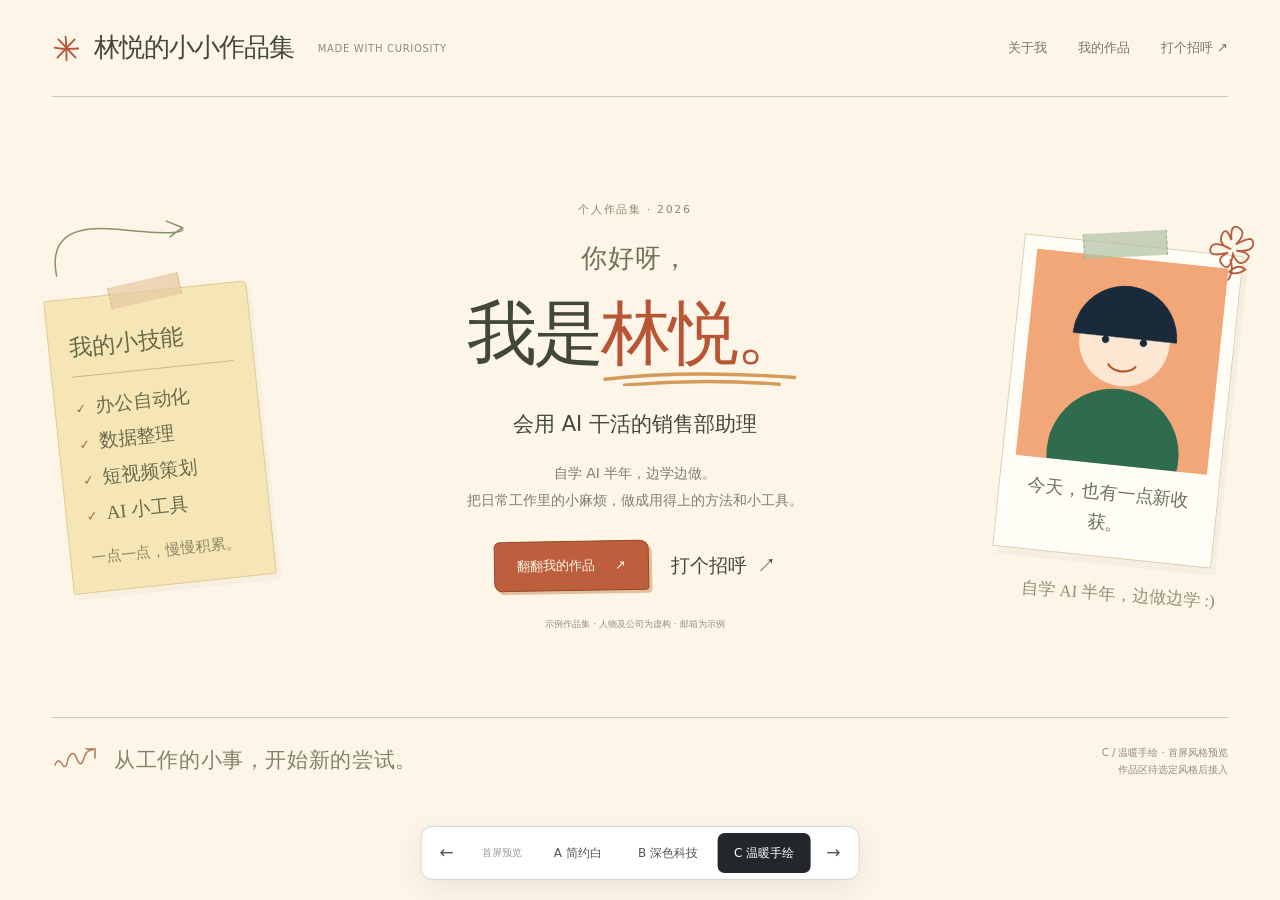
<file: 样稿/style-c.html>
<!doctype html>
<!-- 首屏风格原型 C：温暖手绘。只用于比较设计，不包含整站。 -->
<html lang="zh-CN">
<head>
<meta charset="UTF-8">
<meta name="viewport" content="width=device-width, initial-scale=1">
<meta name="theme-color" content="#fcf5e8">
<meta name="description" content="林悦示例作品集首屏，C 温暖手绘方案。使用系统字体和本地素材。">
<title>C 温暖手绘 · 林悦作品集首屏</title>
<link rel="icon" href="../images/avatar.png" type="image/png">
<style>
:root{color-scheme:light;font-family:system-ui,-apple-system,"Segoe UI","Microsoft YaHei",sans-serif;color:#414838;background:#fcf5e8;font-synthesis:none;--hand:"KaiTi","STKaiti","Kaiti SC","楷体","Microsoft YaHei",serif}
*{box-sizing:border-box}body{margin:0;line-height:1.7;background-image:radial-gradient(#93876622 .8px,transparent .8px);background-size:17px 17px}a{color:inherit;text-decoration:none}p,h1,h2,figure{margin:0}img{display:block;max-width:100%;height:auto}a:focus-visible{outline:3px solid #b85534;outline-offset:5px}::selection{background:#f2d295}h1,p,a,span{overflow-wrap:anywhere}
.page{width:min(1220px,calc(100% - 104px));margin:auto;padding-bottom:116px}.header{height:97px;display:flex;align-items:center;justify-content:space-between;gap:24px;border-bottom:1px solid #cfc6b5}.brand{display:flex;align-items:center;gap:13px;font-family:var(--hand);font-size:26px;font-weight:700;letter-spacing:-.04em}.brand svg{width:29px;height:29px;fill:none;stroke:#b85534;stroke-width:2;stroke-linecap:round}.brand small{font-family:system-ui,"Microsoft YaHei",sans-serif;font-size:10px;color:#8d8b77;font-weight:400;letter-spacing:.07em;margin-left:11px}.nav{display:flex;align-items:center;gap:31px;font-size:13px;color:#777866}.nav a{display:flex;align-items:center;min-height:44px}.nav a:hover{color:#b85534}
.hero{min-height:584px;display:grid;grid-template-columns:210px minmax(0,1fr) 220px;gap:24px;align-items:center;position:relative;padding:66px 0 46px}
.copy{text-align:center;position:relative;z-index:2}.eyebrow{font-size:11px;letter-spacing:.15em;color:#8c8a72}.hello{font-family:var(--hand);font-size:26px;color:#6c7257;margin-top:18px;letter-spacing:.04em}h1{font-family:var(--hand);font-size:clamp(56px,5.5vw,78px);line-height:1.5;letter-spacing:-.04em;font-weight:700;white-space:nowrap}h1 .name{color:#b85534;position:relative;display:inline-block}h1 .name svg{position:absolute;width:100%;height:17px;left:0;bottom:1px;fill:none;stroke:#d49a59;stroke-width:4;stroke-linecap:round}.tagline{font-size:21px;line-height:1.8;margin-top:19px;font-weight:500}.description{font-size:14px;color:#7c806d;line-height:1.95;max-width:390px;margin:16px auto 0}.actions{display:flex;align-items:center;justify-content:center;gap:22px;margin-top:27px}.primary{display:inline-flex;align-items:center;justify-content:center;gap:20px;min-height:50px;padding:12px 22px;background:#bd5f3c;color:#fff9ed;border:1.5px solid #924626;border-radius:6px 9px 4px 8px;box-shadow:3px 3px 0 #e2c09d;font-size:13px;transform:rotate(-1deg)}.primary:hover{background:#a94e2c;transform:rotate(0)}.secondary{font-family:var(--hand);font-size:19px;display:inline-flex;align-items:center;min-height:44px;gap:10px}.demo{font-size:9px;color:#92917c;margin-top:25px;line-height:1.9}
.note{align-self:center;position:relative;transform:rotate(-6deg);background:#f6e5b5;border:1px solid #e0ca93;box-shadow:4px 6px 0 #b8a47c12;padding:29px 20px 20px;margin:40px 0 0 6px;border-radius:2px 5px 3px 2px}.note:before{content:"";position:absolute;width:70px;height:22px;left:50%;top:-12px;transform:translateX(-50%) rotate(-7deg);background:#e8caa4bb;border-left:1px dashed #d1b48d;border-right:1px dashed #d1b48d}.note h2{font-family:var(--hand);font-size:23px;color:#656a47;font-weight:500;border-bottom:1px solid #ccb97c;padding-bottom:9px}.note ul{list-style:none;padding:0;margin:12px 0 0;font-family:var(--hand);font-size:19px;line-height:1.9;color:#686c4c}.note li:before{content:"✓";color:#a56b3c;margin-right:9px;font-family:system-ui,sans-serif;font-size:13px}.note .note-foot{font-family:var(--hand);font-size:15px;color:#8b8661;margin-top:13px}.note-arrow{position:absolute;left:0;top:-85px;width:155px;height:65px;fill:none;stroke:#8a916b;stroke-width:1.5;stroke-linecap:round}
.portrait{transform:rotate(6deg);background:#fffdf5;border:1px solid #dbd0b9;box-shadow:5px 7px 0 #c7bda921;padding:13px 13px 17px;position:relative;margin-top:20px}.portrait:before{content:"";position:absolute;top:-13px;left:58px;width:82px;height:25px;background:#b1c2a6b3;transform:rotate(-9deg);border-inline:1px dashed #9bac8b}.portrait img{width:100%;aspect-ratio:1/1.08;object-fit:cover;background:#f4ad7d}.portrait figcaption{font-family:var(--hand);font-size:18px;text-align:center;margin-top:13px;color:#6b735b}.portrait .flower{position:absolute;right:-14px;top:-35px;width:54px;height:61px;fill:none;stroke:#b55c3c;stroke-width:1.8;stroke-linecap:round}.portrait-caption{font-family:var(--hand);font-size:17px;color:#929176;text-align:center;margin-top:24px;transform:rotate(4deg)}
.foot{border-top:1px solid #cfc6b5;padding-top:25px;display:flex;align-items:center;justify-content:space-between;gap:25px}.foot-quote{font-family:var(--hand);font-size:21px;letter-spacing:.03em;color:#7e846a;display:flex;align-items:center;gap:15px}.foot-quote svg{width:47px;height:30px;fill:none;stroke:#b17a50;stroke-width:1.5;stroke-linecap:round}.preview-note{font-size:10px;color:#918e79;text-align:right}
.switcher{position:fixed;z-index:10;bottom:20px;left:50%;transform:translateX(-50%);display:flex;align-items:center;gap:4px;max-width:calc(100% - 24px);padding:6px;border:1px solid #d5d6d8;border-radius:12px;background:#fff;color:#555;box-shadow:0 8px 30px #00000012;font:12px/1.4 system-ui,"Microsoft YaHei",sans-serif;white-space:nowrap}.switcher a{display:flex;align-items:center;justify-content:center;min-height:40px;padding:8px 16px;border-radius:7px}.switcher a:hover{background:#eee}.switcher a[aria-current]{background:#23272c;color:#fff}.switcher .switch-label{font-size:10px;padding:0 12px;color:#999}.switcher .arrow{font-size:17px;padding:8px 12px}
@media(min-height:850px) and (min-width:1000px){.hero{min-height:calc(100svh - 280px)}}
@media(max-width:1100px){.page{width:calc(100% - 72px)}.hero{grid-template-columns:165px minmax(0,1fr) 175px;gap:17px}.note{padding:25px 13px 16px}.note h2{font-size:21px}.note ul{font-size:16px}.note .note-foot{font-size:13px}h1{font-size:58px}.tagline{font-size:18px}.portrait{padding:10px 10px 12px}.portrait figcaption{font-size:15px}.portrait-caption{font-size:14px}.description{font-size:13px}.brand small{display:none}}
@media(max-width:900px){.hero{grid-template-columns:minmax(0,1fr) 220px;gap:34px}.note{display:none}.copy{text-align:left}.description{margin-left:0}.actions{justify-content:start}h1{font-size:66px}.tagline{font-size:22px}.portrait{margin-right:10px}.foot-quote{font-size:18px}.nav{gap:22px}}
@media(max-width:640px){.page{width:calc(100% - 40px);padding-bottom:100px}.header{height:78px;gap:12px}.brand{font-size:23px;gap:9px}.brand svg{width:23px;height:23px}.brand-extra{display:none}.nav{gap:17px;font-size:11px}.nav span:first-child{display:none}.hero{grid-template-columns:minmax(0,1fr);gap:28px;padding:32px 0 30px;min-height:0}.copy{text-align:center}.eyebrow{font-size:10px}.hello{font-size:22px;margin-top:15px}h1{font-size:clamp(50px,16vw,66px);line-height:1.4}.tagline{font-size:20px;margin-top:12px}.description{font-size:15px;margin:14px auto 0;max-width:300px}.actions{justify-content:center;margin-top:24px;gap:23px}.primary{font-size:13px;padding:11px 18px;min-height:48px}.secondary{font-size:18px}.demo{font-size:9px;margin-top:20px}.portrait-wrap{justify-self:center;max-width:200px;width:100%;margin-top:8px}.portrait{margin:0 5px;padding:10px 10px 13px}.portrait img{aspect-ratio:1}.portrait figcaption{font-size:15px;margin-top:10px}.portrait:before{width:66px;height:21px;left:50px;top:-11px}.portrait .flower{width:41px;height:49px;top:-29px;right:-11px}.portrait-caption{font-size:13px;margin-top:15px}.foot{flex-direction:column;align-items:center;gap:15px;padding-top:19px}.foot-quote{font-size:17px;gap:8px}.foot-quote svg{width:33px;height:24px}.preview-note{text-align:center;font-size:9px}.switcher{bottom:12px;gap:2px;padding:4px;border-radius:10px}.switcher a{padding:8px 9px;font-size:11px;min-height:40px}.switcher .switch-label{display:none}.switcher .arrow{padding:8px 10px}}
</style>
</head>
<body>
<div class="page">
  <header class="header"><a class="brand" href="style-c.html"><svg viewBox="0 0 32 32" aria-hidden="true"><path d="M15 3q1 8 1 26M3 15q9 2 26 1M7 6l19 20M6 26 25 6"/></svg><span>林悦<span class="brand-extra">的小小作品集</span></span><small>MADE WITH CURIOSITY</small></a><nav class="nav" aria-label="页面导航示意"><span>关于我</span><span>我的作品</span><a href="mailto:linyue.demo@example.com">打个招呼 ↗</a></nav></header>
  <main class="hero">
    <aside class="note" aria-label="擅长方向便签"><svg class="note-arrow" viewBox="0 0 155 65" aria-hidden="true"><path d="M15 60Q10 5 80 20t65 5m-15-8 15 8-13 8"/></svg><h2>我的小技能</h2><ul><li>办公自动化</li><li>数据整理</li><li>短视频策划</li><li>AI 小工具</li></ul><p class="note-foot">一点一点，慢慢积累。</p></aside>
    <div class="copy">
      <p class="eyebrow">个人作品集 · 2026</p><p class="hello">你好呀，</p>
      <h1>我是<span class="name">林悦。<svg viewBox="0 0 260 20" preserveAspectRatio="none" aria-hidden="true"><path d="M5 12Q110 1 250 10M30 19q100-8 200-1"/></svg></span></h1>
      <p class="tagline">会用 AI 干活的销售部助理</p>
      <p class="description">自学 AI 半年，边学边做。<br>把日常工作里的小麻烦，做成用得上的方法和小工具。</p>
      <div class="actions"><a class="primary" href="#preview-note">翻翻我的作品 <span aria-hidden="true">↗</span></a><a class="secondary" href="mailto:linyue.demo@example.com">打个招呼 <span aria-hidden="true">↗</span></a></div>
      <p class="demo">示例作品集 · 人物及公司为虚构 · 邮箱为示例</p>
    </div>
    <div class="portrait-wrap"><figure class="portrait"><svg class="flower" viewBox="0 0 54 61" aria-hidden="true"><path d="M27 28q-13-3-10-13t10 4q-3-17 6-13t-1 17q16-12 17-3t-16 9q18 1 11 9t-14-5q-1 18-9 12t4-13q-19 7-18-2t18-3M28 39q5 9 0 20m0-8q9-10 16-4-8 7-16 4"/></svg><img src="../images/avatar.png" width="600" height="600" alt="林悦的示例插画头像，放在手作相片框中"><figcaption>今天，也有一点新收获。</figcaption></figure><p class="portrait-caption">自学 AI 半年，边做边学 :)</p></div>
  </main>
  <footer class="foot"><p class="foot-quote"><svg viewBox="0 0 47 30" aria-hidden="true"><path d="M3 19q3-8 7-1t6-5q5-11 9 0t8-4q2-5 10-6m-9 0h9v9"/></svg>从工作的小事，开始新的尝试。</p><p class="preview-note" id="preview-note">C / 温暖手绘 · 首屏风格预览<br>作品区待选定风格后接入</p></footer>
</div>
<nav class="switcher" aria-label="切换首屏风格"><a class="arrow" href="style-b.html" aria-label="上一个风格：B 深色科技">←</a><span class="switch-label">首屏预览</span><a href="style-a.html">A 简约白</a><a href="style-b.html">B 深色科技</a><a href="style-c.html" aria-current="page">C 温暖手绘</a><a class="arrow" href="style-a.html" aria-label="下一个风格：A 简约白">→</a></nav>
<script>
document.addEventListener('keydown',event=>{if(event.altKey||event.ctrlKey||event.metaKey||event.target.closest('input,textarea,[contenteditable]'))return;if(event.key==='ArrowLeft'){event.preventDefault();location.href='style-b.html'}if(event.key==='ArrowRight'){event.preventDefault();location.href='style-a.html'}});
</script>
</body>
</html>
</file>
<file: styles.css>
:root {
  color-scheme: light;
  --paper: #fcf5e8;
  --white: #fffdf6;
  --ink: #414838;
  --muted: #747762;
  --accent: #b45432;
  --line: #d3c9b5;
  --hand: "KaiTi", "STKaiti", "Kaiti SC", "楷体", "Microsoft YaHei", serif;
  font-family: system-ui, -apple-system, "Segoe UI", "Microsoft YaHei", sans-serif;
  font-synthesis: none;
  color: var(--ink);
  background: var(--paper);
}
* { box-sizing: border-box; }
html { scroll-behavior: smooth; scroll-padding-top: 28px; scrollbar-gutter: stable; }
body { margin: 0; line-height: 1.7; background-image: radial-gradient(#93876622 .8px, transparent .8px); background-size: 17px 17px; }
body.dialog-open { overflow: hidden; }
a { color: inherit; text-decoration: none; }
button { font: inherit; cursor: pointer; color: inherit; -webkit-tap-highlight-color: transparent; }
p, h1, h2, h3, figure { margin: 0; }
img { display: block; max-width: 100%; height: auto; }
h1, h2, p, a, span, li { overflow-wrap: anywhere; }
button:focus-visible, a:focus-visible { outline: 3px solid var(--accent); outline-offset: 5px; }
[hidden] { display: none !important; }
::selection { background: #f2d295; }
.page { width: min(1220px, calc(100% - 104px)); margin: auto; }
.accent { color: var(--accent); }
.skip-link { position: fixed; top: 10px; left: 10px; z-index: 10; padding: 10px 18px; background: var(--ink); color: var(--white); transform: translateY(-180%); }
.skip-link:focus { transform: none; }
.header { min-height: 97px; display: flex; align-items: center; justify-content: space-between; gap: 24px; border-bottom: 1px solid var(--line); }
.brand { display: flex; align-items: center; gap: 13px; font-family: var(--hand); font-size: 26px; font-weight: 700; letter-spacing: -.04em; min-height: 44px; }
.brand svg { width: 29px; height: 29px; flex-shrink: 0; fill: none; stroke: var(--accent); stroke-width: 2; stroke-linecap: round; }
.brand small { font-family: system-ui, "Microsoft YaHei", sans-serif; font-size: 10px; color: #7e7d66; font-weight: 400; letter-spacing: .07em; margin-left: 11px; }
.nav { display: flex; align-items: center; gap: 30px; font-size: 13px; color: #686d56; }
.nav a { display: flex; align-items: center; min-height: 44px; }
.nav a:hover { color: var(--accent); text-decoration: underline; text-underline-offset: 6px; }
.hero { min-height: 584px; display: grid; grid-template-columns: 210px minmax(0, 1fr) 220px; gap: 24px; align-items: center; position: relative; padding: 66px 0 46px; }
.copy { text-align: center; position: relative; z-index: 2; min-width: 0; }
.eyebrow { font-size: 11px; letter-spacing: .15em; color: #76755f; }
.hello { font-family: var(--hand); font-size: 26px; color: #6c7257; margin-top: 18px; letter-spacing: .04em; }
h1 { font-family: var(--hand); font-size: clamp(56px, 5.5vw, 78px); line-height: 1.5; letter-spacing: -.04em; font-weight: 700; white-space: nowrap; }
h1 .name { color: var(--accent); position: relative; display: inline-block; }
h1 .name svg { position: absolute; width: 100%; height: 17px; left: 0; bottom: 1px; fill: none; stroke: #d49a59; stroke-width: 4; stroke-linecap: round; }
.tagline { font-size: 22px; line-height: 1.8; margin-top: 19px; font-weight: 500; }
.description { font-size: 16px; color: var(--muted); line-height: 1.95; max-width: 410px; margin: 16px auto 0; }
.actions { display: flex; align-items: center; justify-content: center; gap: 22px; margin-top: 27px; }
.primary, .button-primary { display: inline-flex; align-items: center; justify-content: center; gap: 20px; min-height: 50px; padding: 12px 22px; background: #b65a36; color: #fff9ed; border: 1.5px solid #924626; border-radius: 6px 9px 4px 8px; box-shadow: 3px 3px 0 #e2c09d; font-size: 14px; transform: rotate(-1deg); transition: transform .18s ease, background .18s ease; }
.primary:hover, .button-primary:hover { background: #a94e2c; transform: rotate(0); }
.secondary { font-family: var(--hand); font-size: 19px; display: inline-flex; align-items: center; min-height: 44px; gap: 10px; }
.demo { font-size: 11px; color: var(--muted); margin-top: 25px; line-height: 1.9; }
.note { align-self: center; position: relative; transform: rotate(-6deg); background: #f6e5b5; border: 1px solid #e0ca93; box-shadow: 4px 6px 0 #b8a47c12; padding: 29px 20px 20px; margin: 40px 0 0 6px; border-radius: 2px 5px 3px 2px; }
.note:before { content: ""; position: absolute; width: 70px; height: 22px; left: 50%; top: -12px; transform: translateX(-50%) rotate(-7deg); background: #e8caa4bb; border-left: 1px dashed #d1b48d; border-right: 1px dashed #d1b48d; }
.note h2 { font-family: var(--hand); font-size: 23px; color: #656a47; font-weight: 500; border-bottom: 1px solid #ccb97c; padding-bottom: 9px; }
.note ul { list-style: none; padding: 0; margin: 12px 0 0; font-family: var(--hand); font-size: 19px; line-height: 1.9; color: #686c4c; }
.note li:before { content: "✓"; color: #a56b3c; margin-right: 9px; font-family: system-ui, sans-serif; font-size: 13px; }
.note .note-foot { font-family: var(--hand); font-size: 15px; color: #7e7752; margin-top: 13px; }
.note-arrow { position: absolute; left: 0; top: -85px; width: 155px; height: 65px; fill: none; stroke: #8a916b; stroke-width: 1.5; stroke-linecap: round; }
.portrait { transform: rotate(6deg); background: var(--white); border: 1px solid #dbd0b9; box-shadow: 5px 7px 0 #c7bda921; padding: 13px 13px 17px; position: relative; margin-top: 20px; }
.portrait:before { content: ""; position: absolute; top: -13px; left: 58px; width: 82px; height: 25px; background: #b1c2a6b3; transform: rotate(-9deg); border-inline: 1px dashed #9bac8b; z-index: 1; }
.portrait img { width: 100%; aspect-ratio: 1 / 1.08; object-fit: cover; background: #f4ad7d; }
.portrait figcaption { font-family: var(--hand); font-size: 18px; text-align: center; margin-top: 13px; color: #6b735b; }
.portrait .flower { position: absolute; right: -14px; top: -35px; width: 54px; height: 61px; fill: none; stroke: #b55c3c; stroke-width: 1.8; stroke-linecap: round; }
.portrait-caption { font-family: var(--hand); font-size: 17px; color: #76785d; text-align: center; margin-top: 24px; transform: rotate(4deg); }
.hero-foot { border-top: 1px solid var(--line); padding-block: 24px 30px; display: flex; align-items: center; justify-content: center; gap: 15px; color: #7e846a; }
.hero-foot p { font-family: var(--hand); font-size: 21px; letter-spacing: .03em; }
.hero-foot svg { width: 47px; height: 30px; fill: none; stroke: #b17a50; stroke-width: 1.5; stroke-linecap: round; }
.section { border-top: 1px solid var(--line); padding-block: 70px; scroll-margin-top: 18px; }
.about-section { display: grid; grid-template-columns: .7fr 1.3fr; gap: 70px; }
.section-number { font-size: 11px; color: var(--muted); }
.section-heading h2 { font-family: var(--hand); font-size: 46px; line-height: 1.4; margin-top: 13px; font-weight: 500; letter-spacing: -.03em; }
.section-aside { font-family: var(--hand); color: var(--muted); font-size: 20px; line-height: 1.85; margin-top: 22px; }
.about-content { position: relative; min-width: 0; background: var(--white); border: 1px solid #ddd1b8; border-radius: 5px 9px 4px 7px; padding: 34px 37px; box-shadow: 5px 5px 0 #d9cdb51a; }
.about-content:before { content: ""; position: absolute; width: 85px; height: 22px; top: -11px; right: 30px; transform: rotate(5deg); background: #dfc5a29e; border-inline: 1px dashed #ccb48e; }
.about-lead { font-family: var(--hand); font-size: 29px; line-height: 1.7; margin-bottom: 20px; }
.about-lead span { color: var(--accent); }
.about-content > p:not(.about-lead) { color: var(--muted); font-size: 16px; line-height: 1.95; margin-top: 14px; }
.current-work { margin-top: 25px; padding-top: 22px; border-top: 1px dashed var(--line); }
.info-label { font-size: 12px; color: var(--muted); letter-spacing: .06em; }
.current-work > p { margin-top: 8px; font-size: 16px; }
.inline-note { font-size: 12px; color: var(--muted); }
.current-work .work-description { font-size: 14px; color: var(--muted); line-height: 1.9; }
.skills { display: flex; gap: 8px; flex-wrap: wrap; list-style: none; padding: 0; margin: 23px 0 0; }
.skills li { padding: 5px 12px; font-size: 12px; color: #5a6448; background: #eef0df; border: 1px solid #d2d8bd; border-radius: 3px 5px 2px 5px; }
.works-header { display: flex; justify-content: space-between; gap: 24px; align-items: end; margin-bottom: 38px; }
.works-intro { font-family: var(--hand); font-size: 19px; line-height: 1.85; color: var(--muted); text-align: right; }
.works-grid { display: grid; grid-template-columns: repeat(2, minmax(0, 1fr)); gap: 37px 35px; padding-inline: 5px; }
.project-card { position: relative; display: block; min-width: 0; width: 100%; padding: 12px 12px 0; background: var(--white); color: var(--ink); border: 1px solid #d9cdb5; border-radius: 4px 7px 3px 6px; text-align: left; box-shadow: 4px 5px 0 #c7bda91c; transform: rotate(-.5deg); transition: transform .18s ease, box-shadow .18s ease; }
.project-card:nth-child(even) { transform: rotate(.5deg); }
.project-card:before { content: ""; width: 64px; height: 19px; background: #d4c9a9a8; border-inline: 1px dashed #b8aa8d; position: absolute; left: 50%; top: -9px; transform: translateX(-50%) rotate(-3deg); z-index: 2; }
.project-card:nth-child(2):before, .project-card:nth-child(3):before { background: #c2cfafa6; border-color: #a1b18c; }
.project-card:hover { transform: rotate(0) translateY(-4px); box-shadow: 5px 9px 0 #c7bda931; }
.project-image { display: block; position: relative; aspect-ratio: 3 / 2; background: #ede7d9; border-radius: 2px; overflow: hidden; }
.project-image img { width: 100%; height: 100%; object-fit: contain; }
.image-open { position: absolute; right: 13px; top: 13px; width: 35px; height: 35px; display: grid; place-items: center; font-size: 21px; border-radius: 48% 52% 45% 55%; background: var(--white); color: #785539; border: 1px solid #cfc1a6; }
.project-info { display: block; padding: 22px 15px 21px; }
.project-category { display: flex; justify-content: space-between; gap: 12px; margin-bottom: 7px; font-size: 11px; color: var(--muted); letter-spacing: .08em; }
.project-category > span:last-child { font-family: var(--hand); font-size: 15px; color: #a68b61; }
.project-title { display: block; font-family: var(--hand); font-size: 27px; line-height: 1.5; }
.project-summary { display: block; color: var(--muted); font-size: 15px; line-height: 1.9; margin-top: 8px; }
.project-bottom { display: flex; flex-wrap: wrap; align-items: center; justify-content: space-between; gap: 12px; margin-top: 21px; padding-top: 15px; border-top: 1px dashed var(--line); }
.project-tools { font-size: 11px; color: var(--muted); }
.project-link { display: inline-flex; align-items: center; gap: 8px; font-size: 13px; color: var(--accent); }
.project-link span { font-size: 19px; }
.image-fallback { min-height: 180px; align-items: center; justify-content: center; padding: 30px; width: 100%; height: 100%; text-align: center; font-size: 16px; color: var(--muted); background: #ede7d9; }
.image-shell.image-failed > img { display: none; }
.image-shell.image-failed > .image-fallback { display: flex; }
.contact-section { border-top: 0; padding-top: 5px; padding-bottom: 64px; }
.contact-panel { display: grid; grid-template-columns: 1.05fr 1fr; gap: 48px; padding: 46px; border: 1px solid #c8cfb6; border-radius: 7px 14px 6px 12px; background: #eef0df; position: relative; box-shadow: 5px 6px 0 #b8c59b1a; }
.contact-panel:before { content: ""; position: absolute; left: 35px; top: -11px; width: 80px; height: 23px; background: #e0c4a4a6; transform: rotate(-4deg); border-inline: 1px dashed #c8aa89; }
.contact-panel h2 { font-family: var(--hand); font-weight: 500; font-size: 43px; line-height: 1.55; margin-top: 21px; letter-spacing: -.035em; }
.contact-content { min-width: 0; }
.contact-content > p:first-child { font-size: 16px; line-height: 1.9; color: var(--muted); }
.contact-email { display: block; width: fit-content; max-width: 100%; font-size: 21px; font-weight: 500; line-height: 1.7; margin-top: 17px; text-decoration-line: underline; text-decoration-style: wavy; text-decoration-color: #ad8e68; text-decoration-thickness: 1px; text-underline-offset: 6px; }
.email-note { font-size: 12px; color: var(--muted); margin-top: 9px; }
.contact-content .button { margin-top: 24px; }
.mail-help { font-size: 12px; color: var(--muted); margin-top: 16px; }
.site-footer { border-top: 1px solid var(--line); padding-block: 25px 30px; display: flex; flex-wrap: wrap; align-items: center; justify-content: space-between; gap: 12px 25px; font-size: 11px; color: var(--muted); }
.footer-brand { font-family: var(--hand); font-size: 19px; color: var(--ink); }
.footer-brand span { font-family: system-ui, sans-serif; font-size: 10px; color: var(--muted); margin-left: 7px; }
.site-footer a { display: inline-flex; align-items: center; min-height: 44px; font-size: 12px; }
.project-dialog { width: min(760px, calc(100% - 40px)); max-height: calc(100dvh - 48px); margin: auto; padding: 0; color: var(--ink); background: var(--paper); border: 1px solid #c9b895; border-radius: 7px 12px 6px 10px; overflow: hidden; box-shadow: 0 24px 100px #29221238; }
.project-dialog[open] { display: flex; flex-direction: column; }
.project-dialog::backdrop { background: #414536b8; backdrop-filter: blur(4px); }
.dialog-bar { display: flex; justify-content: space-between; align-items: center; gap: 16px; padding: 10px 18px 10px 25px; border-bottom: 1px dashed var(--line); flex-shrink: 0; }
.dialog-eyebrow { display: flex; gap: 12px; font-family: var(--hand); font-size: 17px; color: var(--muted); }
.dialog-close { display: inline-flex; align-items: center; gap: 13px; padding: 4px 10px; min-height: 44px; min-width: 80px; border: 0; border-radius: 4px; background: transparent; font-size: 13px; }
.dialog-close:hover { background: #e8e2d0; }
.dialog-close:focus-visible { outline-offset: 0; }
.close-symbol { font-size: 28px; line-height: 1; }
.dialog-scroll { overflow-y: auto; overscroll-behavior: contain; min-height: 0; }
.dialog-scroll:focus-visible { outline: 2px solid var(--accent); outline-offset: -3px; }
.detail-image { margin: 20px 22px 0; border: 1px solid var(--line); padding: 7px; background: var(--white); }
.detail-image img { width: 100%; height: auto; aspect-ratio: 3 / 2; object-fit: contain; }
.dialog-copy { padding: 27px 35px 34px; }
.dialog-copy > .eyebrow { color: var(--accent); font-size: 11px; }
.dialog-copy h2 { font-family: var(--hand); font-weight: 500; margin-top: 10px; font-size: 33px; line-height: 1.5; }
.detail-description { margin-top: 16px; font-size: 16px; color: var(--muted); line-height: 1.95; }
.dialog-copy > .info-label { margin-top: 24px; }
.detail-tools { margin-top: 9px; }
.detail-note { margin-top: 24px; padding-top: 15px; border-top: 1px dashed var(--line); font-size: 11px; color: var(--muted); }
.noscript-notice { padding: 24px; border-top: 1px solid var(--line); text-align: center; }
@media (min-height: 850px) and (min-width: 1000px) { .hero { min-height: calc(100svh - 210px); } }
@media (max-width: 1100px) {
  .page { width: calc(100% - 72px); }
  .hero { grid-template-columns: 165px minmax(0, 1fr) 175px; gap: 17px; }
  .note { padding: 25px 13px 16px; }
  .note h2 { font-size: 21px; }
  .note ul { font-size: 16px; }
  .note .note-foot { font-size: 13px; }
  h1 { font-size: 58px; }
  .tagline { font-size: 19px; }
  .portrait { padding: 10px 10px 12px; }
  .portrait figcaption { font-size: 15px; }
  .portrait-caption { font-size: 14px; }
  .brand small { display: none; }
  .about-section { gap: 42px; grid-template-columns: .65fr 1.35fr; }
  .about-content { padding: 30px; }
  .about-lead { font-size: 27px; }
  .contact-panel { padding: 38px; gap: 34px; }
  .contact-panel h2 { font-size: 37px; }
  .contact-email { font-size: 18px; }
}
@media (max-width: 900px) {
  .hero { grid-template-columns: minmax(0, 1fr) 220px; gap: 34px; }
  .note { display: none; }
  .copy { text-align: left; }
  .description { margin-left: 0; }
  .actions { justify-content: start; }
  h1 { font-size: 66px; }
  .tagline { font-size: 22px; }
  .portrait { margin-right: 10px; }
  .nav { gap: 22px; }
  .works-grid { gap: 28px; }
  .project-info { padding: 18px 7px; }
  .project-title { font-size: 24px; }
}
@media (max-width: 640px) {
  html { scroll-padding-top: 14px; }
  .page { width: calc(100% - 40px); }
  .header { min-height: 78px; gap: 12px; }
  .brand { font-size: 23px; gap: 9px; }
  .brand svg { width: 23px; height: 23px; }
  .brand-extra { display: none; }
  .nav { gap: 14px; font-size: 11px; }
  .hero { grid-template-columns: minmax(0, 1fr); gap: 28px; padding: 32px 0 30px; min-height: 0; }
  .copy { text-align: center; }
  .eyebrow { font-size: 10px; }
  .hello { font-size: 22px; margin-top: 15px; }
  h1 { font-size: clamp(50px, 16vw, 66px); line-height: 1.4; }
  .tagline { font-size: 20px; margin-top: 12px; }
  .description { font-size: 16px; margin: 14px auto 0; max-width: 310px; }
  .actions { justify-content: center; margin-top: 24px; gap: 23px; }
  .primary { font-size: 13px; padding: 11px 18px; min-height: 48px; }
  .secondary { font-size: 18px; }
  .demo { font-size: 10px; margin-top: 20px; }
  .portrait-wrap { justify-self: center; max-width: 200px; width: 100%; margin-top: 8px; }
  .portrait { margin: 0 5px; padding: 10px 10px 13px; }
  .portrait img { aspect-ratio: 1; }
  .portrait figcaption { font-size: 15px; margin-top: 10px; }
  .portrait:before { width: 66px; height: 21px; left: 50px; top: -11px; }
  .portrait .flower { width: 41px; height: 49px; top: -29px; right: -11px; }
  .portrait-caption { font-size: 13px; margin-top: 15px; }
  .hero-foot { padding-block: 20px 25px; gap: 8px; }
  .hero-foot p { font-size: 17px; }
  .hero-foot svg { width: 33px; height: 24px; flex-shrink: 0; }
  .section { padding-block: 45px; scroll-margin-top: 0; }
  .about-section { grid-template-columns: minmax(0, 1fr); gap: 28px; }
  .section-heading h2 { font-size: 38px; margin-top: 9px; }
  .section-aside { display: none; }
  .about-content { padding: 27px 23px; }
  .about-lead { font-size: 25px; }
  .current-work > p { font-size: 15px; }
  .skills { gap: 7px; }
  .skills li { padding: 5px 10px; font-size: 12px; }
  .works-header { display: block; margin-bottom: 30px; }
  .works-intro { text-align: left; margin-top: 15px; font-size: 17px; }
  .works-grid { grid-template-columns: minmax(0, 1fr); gap: 28px; padding-inline: 0; }
  .project-card, .project-card:nth-child(even) { transform: none; }
  .project-info { padding: 18px 8px; }
  .project-title { font-size: 26px; }
  .project-summary { font-size: 15px; }
  .project-bottom { gap: 10px; }
  .project-tools { font-size: 11px; }
  .contact-section { padding-top: 4px; padding-bottom: 40px; }
  .contact-panel { grid-template-columns: minmax(0, 1fr); gap: 27px; padding: 31px 23px; }
  .contact-panel h2 { font-size: 35px; margin-top: 15px; }
  .contact-email { font-size: 18px; }
  .email-note, .mail-help { font-size: 12px; }
  .site-footer { display: block; padding-block: 22px; }
  .site-footer p:not(.footer-brand) { margin-top: 12px; font-size: 11px; }
  .site-footer a { margin-top: 7px; }
  .project-dialog { width: calc(100% - 24px); max-height: calc(100dvh - 28px); }
  .dialog-bar { padding: 7px 10px 7px 18px; }
  .detail-image { margin: 13px 13px 0; padding: 5px; }
  .dialog-copy { padding: 23px 21px 26px; }
  .dialog-copy h2 { font-size: 28px; }
}
@media (prefers-reduced-motion: reduce) {
  html { scroll-behavior: auto; }
  *, *:before, *:after { transition: none !important; animation: none !important; }
}
</file>
